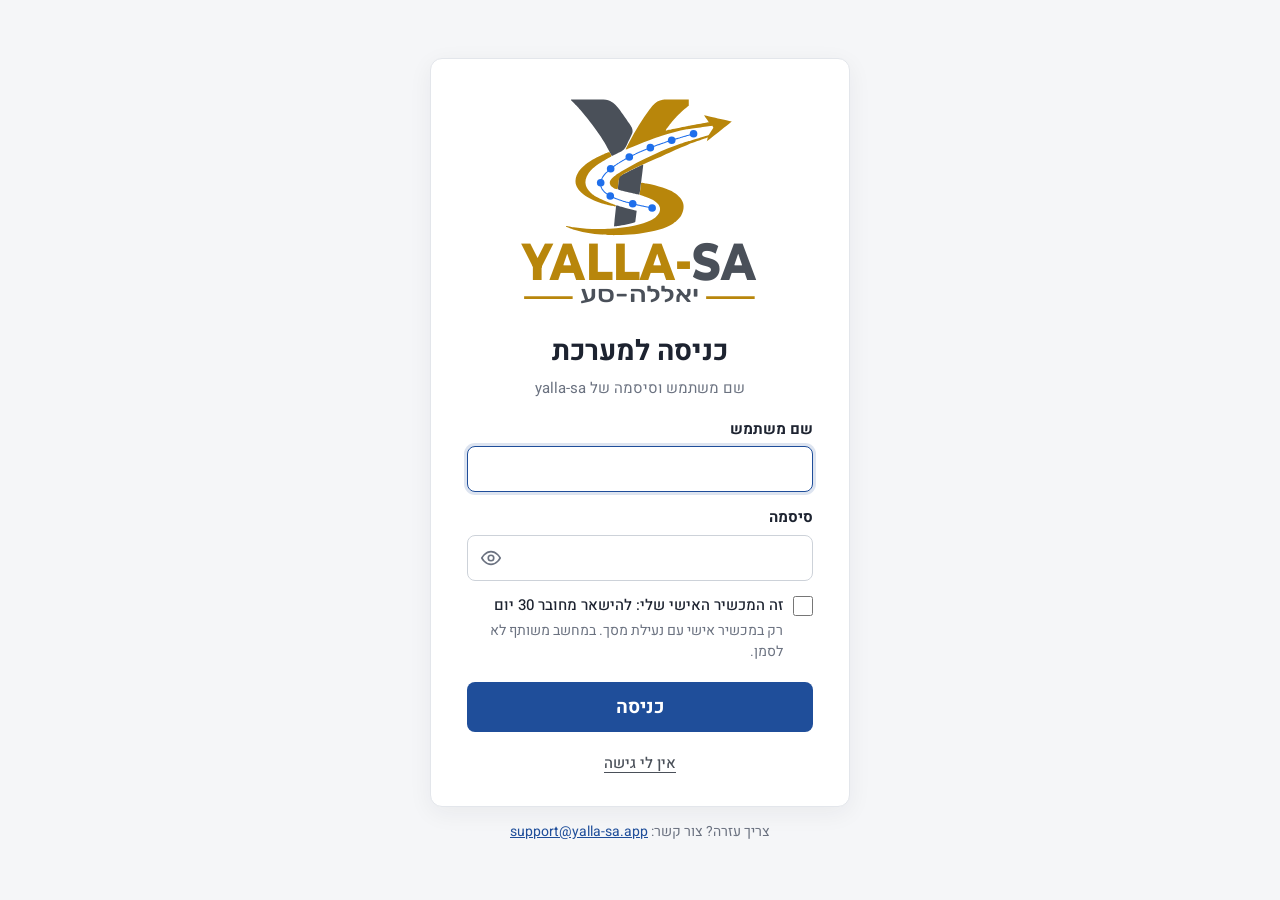
<file: index.html>
<!doctype html>
<html lang="he" dir="rtl">
<head>
<meta charset="utf-8">
<!-- Same policy as the deadhead tool: every script is a file, no inline script or handler; frame.js refuses framing. -->
<meta http-equiv="Content-Security-Policy" content="default-src 'self'; script-src 'self'; style-src 'self'; font-src 'self'; img-src 'self' data:; connect-src 'self' https://xghfcdgettrcdciwwzbl.supabase.co https://app.yalla-sa.app; base-uri 'none'; form-action 'self'; object-src 'none'; worker-src 'self'; manifest-src 'self'">
<meta name="referrer" content="strict-origin-when-cross-origin">
<script src="assets/frame.js?v=2026-11-19.12"></script>
<meta name="viewport" content="width=device-width,initial-scale=1">
<title>יאללה־סע</title>
<meta name="theme-color" content="#ffffff">
<link rel="icon" href="assets/brand/yalla-sa-mark-v6.svg" type="image/svg+xml">
<link rel="manifest" href="manifest.webmanifest">
<link rel="apple-touch-icon" href="assets/app/apple-touch-icon.png">
<link rel="stylesheet" href="assets/fonts/fonts.css?v=2026-11-19.12">
<link rel="stylesheet" href="assets/portal.css?v=2026-11-23.3">
</head>
<body class="is-gate">

<!-- ===== entry gate ===== -->
<main id="gate" class="gate">
  <form id="gateForm" class="gate-card" novalidate>
    <img class="gate-logo" src="assets/brand/yalla-sa-logo-v6.svg" alt="יאללה־סע yalla-sa" width="1175" height="1050">
    <h1 class="gate-title">כניסה למערכת</h1>
    <p id="gateSub" class="gate-sub">שם משתמש וסיסמה של yalla-sa</p>
    <div id="gateFields"></div>
    <p id="gateWarn" class="gate-warn" role="status"></p>
    <p id="gateMsg" class="msg" role="alert"></p>
    <button id="gateBtn" class="btn-primary" type="submit">כניסה</button>
    <div id="gateAlt" class="gate-alt"></div>
  </form>
  <p id="gateContact" class="gate-contact">צריך עזרה? צור קשר: <a href="mailto:support@yalla-sa.app" dir="ltr">support@yalla-sa.app</a></p>
</main>

<!-- ===== portal ===== -->
<div id="portal" class="portal" hidden>
  <header class="top">
    <a class="brand" href="./" aria-label="yalla-sa, דף הבית">
      <img src="assets/brand/yalla-sa-mark-v6.svg" alt="" width="36" height="36"><span dir="ltr">yalla-sa</span>
    </a>
    <div class="top-tools">
      <button id="cpBtn" class="cp-btn" type="button" aria-pressed="false" aria-controls="cp" hidden>
        <svg viewBox="0 0 24 24" aria-hidden="true"><path d="M4 7h9M17 7h3M4 17h3M11 17h9"/><circle cx="15" cy="7" r="2"/><circle cx="9" cy="17" r="2"/></svg>פאנל בקרה</button>
      <a id="supportBtn" class="cp-btn" href="/support/" hidden>
        <svg viewBox="0 0 24 24" aria-hidden="true"><path d="M3 13l3-8h12l3 8v6H3z"/><path d="M3 13h5l1.5 2.5h5L16 13h5"/></svg><span class="sup-lbl">תיבת הפניות</span></a>
      <label class="op-pill" id="opWrap">
        <span class="sr">מפעיל</span>
        <img id="opLogo" class="op-logo" alt="" hidden>
        <select id="opSel"></select>
      </label>
      <span class="sep" aria-hidden="true"></span>
      <div class="user">
        <button id="userBtn" class="user-btn" type="button" aria-haspopup="true" aria-expanded="false" aria-controls="userMenu">
          <span class="avatar" aria-hidden="true"><svg viewBox="0 0 24 24"><circle cx="12" cy="8.5" r="4"/><path d="M4 20.5c0-4.2 3.6-6.5 8-6.5s8 2.3 8 6.5"/></svg></span>
          <span id="userName"></span>
        </button>
        <div id="userMenu" class="menu" hidden>
          <div class="menu-head"><b id="menuName"></b><span id="menuUser" dir="ltr"></span><span id="menuRole"></span></div>
          <button type="button" class="menu-item" data-act="security">האבטחה שלי</button>
          <a class="menu-item" id="supportItem" href="/support/" hidden>תיבת הפניות</a>
          <button type="button" class="menu-item" id="pushItem" hidden>הפעל התראות על פניות</button>
          <p id="pushNote" class="menu-note" role="status" hidden></p>
          <button type="button" class="menu-item" data-act="logout">יציאה</button>
        </div>
      </div>
      <span class="sep" aria-hidden="true"></span>
      <button id="logoutBtn" class="link-btn" type="button">יציאה</button>
    </div>
    <button id="menuBtn" class="menu-btn" type="button" aria-label="תפריט" aria-haspopup="true" aria-expanded="false" aria-controls="userMenu">
      <svg viewBox="0 0 24 24" aria-hidden="true"><path d="M4 7h16M4 12h16M4 17h16"/></svg>
    </button>
  </header>
  <div class="op-mobile" id="opMobileSlot"></div>
  <main class="content">
    <h1 class="hello" id="hello"></h1>
    <p class="hello-sub">בחר כלי לעבודה</p>
    <div id="tiles" class="tiles"></div>
    <p id="tilesMsg" class="msg" role="status"></p>
  </main>
  <!-- control panel: docked on the right over the dimmed tiles page (approved reference design/control-panel-reference-v1.webp) -->
  <div id="cpShade" class="cp-shade" hidden></div>
  <section id="cp" class="cp" role="region" aria-labelledby="cpTitle" hidden>
    <div class="cp-head"><h2 id="cpTitle">פאנל בקרה</h2><button id="cpClose" class="cp-x" type="button" aria-label="סגירת פאנל הבקרה">✕</button></div>
    <div id="cpTabs" class="cp-tabs" role="tablist" aria-label="פאנל בקרה">
      <button type="button" role="tab" data-tab="users" aria-controls="cpBody">משתמשים</button>
      <button type="button" role="tab" data-tab="sec" aria-controls="cpBody">האבטחה שלי</button>
      <button type="button" role="tab" data-tab="status" aria-controls="cpBody" hidden>לוח מדדים</button>
    </div>
    <p id="cpMsg" class="msg" role="status"></p>
    <div id="cpBody" class="cp-body" role="tabpanel" tabindex="-1"></div>
  </section>
  <dialog id="dlgNew" class="dlg-new" aria-labelledby="nTitle">
    <form id="newForm" novalidate autocomplete="off">
      <h2 id="nTitle">משתמש חדש</h2>
      <div class="frow"><label for="nOp">סוג גישה</label><select id="nOp"></select></div>
      <div class="frow"><label for="nName">שם מלא</label><input id="nName" maxlength="80"></div>
      <div class="frow"><label for="nUser">שם משתמש</label><input id="nUser" dir="ltr" autocapitalize="off" spellcheck="false" aria-describedby="nUserHint"><span id="nUserHint" class="muted small">אותיות באנגלית, ספרות, נקודה, מקף או קו תחתון</span></div>
      <div class="frow"><label for="nEmail">מייל (לא חובה)</label><input id="nEmail" type="email" dir="ltr" maxlength="254" autocomplete="off" aria-describedby="nEmailHint"><span id="nEmailHint" class="muted small">הזן כתובת רק אחרי שהעובד הסכים לקבל מייל ממערכת יאללה־סע.</span></div>
      <p id="nMailNote" class="msg ok" hidden>פרטי ההתחברות עם סיסמה זמנית יישלחו במייל.</p>
      <div class="frow" id="nPwBox"><label for="nPw">סיסמה זמנית</label><div class="copyrow"><input id="nPw" dir="ltr" autocomplete="new-password" aria-describedby="nPwChk"><button type="button" class="btn-line small" id="nGen">הצעה</button></div>
        <div class="msg pwchk muted" id="nPwChk" aria-live="polite"></div></div>
      <div class="frow" id="nRoleBox"><span class="flbl">הרשאה בכל כלי</span><div id="nTools" class="ntools"></div></div>
      <p id="nMsg" class="msg" role="alert"></p>
      <div class="nbtns"><button id="nSave" class="btn-blue">יצירת משתמש</button><button type="button" id="nCancel" class="link-btn">ביטול</button></div>
      <p class="hint">עם מייל: המערכת שולחת לו את שם המשתמש וסיסמה זמנית. בלי מייל: מעבירים לו אותם בעצמך. בכניסה הראשונה הוא חייב לבחור סיסמה חדשה.</p>
    </form>
  </dialog>
  <dialog id="dlgStep" class="dlg-new dlg-step" aria-labelledby="stTitle">
    <form id="stepForm" novalidate autocomplete="off">
      <h2 id="stTitle">קוד אימות</h2>
      <p>כדי לפתוח את פאנל הבקרה, הקלד את הקוד שמוצג עכשיו באפליקציית האימות בטלפון.</p>
      <div class="field"><label for="stOtp">קוד בן 6 ספרות</label><input id="stOtp" inputmode="numeric" autocomplete="one-time-code" maxlength="7" dir="ltr"></div>
      <p id="stMsg" class="msg" role="alert"></p>
      <div class="nbtns"><button id="stOk" class="btn-blue">אישור</button><button type="button" id="stCancel" class="link-btn">ביטול</button></div>
      <p class="hint">הטלפון לא איתך? מנהל מערכת אחר יכול לאפס לך את האימות.</p>
    </form>
  </dialog>
  <footer class="foot"><span dir="ltr">yalla-sa</span> · כל כלי באתר נפרד, כניסה אחת לכולם</footer>
</div>

<script src="assets/auth-settings.js?v=2026-11-19.12"></script>
<script src="assets/portal.js?v=2026-11-23.3"></script>
<script src="assets/panel.js?v=2026-11-22.1"></script>
<script src="assets/push.js?v=2026-11-23.2"></script>
</body>
</html>
</file>
<file: assets/fonts/fonts.css>
/* Self-hosted fonts (security review L8: no Google Fonts request, so the user's IP is not sent to Google). SIL Open Font License. */
@font-face {
  font-family: 'Heebo';
  font-style: normal;
  font-weight: 400;
  font-display: swap;
  src: url(heebo-hebrew-NGS6v5_NC0k9P9H0TbFzsQ.woff2) format('woff2');
  unicode-range: U+0307-0308, U+0590-05FF, U+200C-2010, U+20AA, U+25CC, U+FB1D-FB4F;
}
@font-face {
  font-family: 'Heebo';
  font-style: normal;
  font-weight: 400;
  font-display: swap;
  src: url(heebo-latin-ext-NGS6v5_NC0k9P9H4TbFzsQ.woff2) format('woff2');
  unicode-range: U+0100-02BA, U+02BD-02C5, U+02C7-02CC, U+02CE-02D7, U+02DD-02FF, U+0304, U+0308, U+0329, U+1D00-1DBF, U+1E00-1E9F, U+1EF2-1EFF, U+2020, U+20A0-20AB, U+20AD-20C4, U+2113, U+2C60-2C7F, U+A720-A7FF;
}
@font-face {
  font-family: 'Heebo';
  font-style: normal;
  font-weight: 400;
  font-display: swap;
  src: url(heebo-latin-NGS6v5_NC0k9P9H2TbE.woff2) format('woff2');
  unicode-range: U+0000-00FF, U+0131, U+0152-0153, U+02BB-02BC, U+02C6, U+02DA, U+02DC, U+0304, U+0308, U+0329, U+2000-206F, U+20AC, U+2122, U+2191, U+2193, U+2212, U+2215, U+FEFF, U+FFFD;
}
@font-face {
  font-family: 'Heebo';
  font-style: normal;
  font-weight: 500;
  font-display: swap;
  src: url(heebo-hebrew-NGS6v5_NC0k9P9H0TbFzsQ.woff2) format('woff2');
  unicode-range: U+0307-0308, U+0590-05FF, U+200C-2010, U+20AA, U+25CC, U+FB1D-FB4F;
}
@font-face {
  font-family: 'Heebo';
  font-style: normal;
  font-weight: 500;
  font-display: swap;
  src: url(heebo-latin-ext-NGS6v5_NC0k9P9H4TbFzsQ.woff2) format('woff2');
  unicode-range: U+0100-02BA, U+02BD-02C5, U+02C7-02CC, U+02CE-02D7, U+02DD-02FF, U+0304, U+0308, U+0329, U+1D00-1DBF, U+1E00-1E9F, U+1EF2-1EFF, U+2020, U+20A0-20AB, U+20AD-20C4, U+2113, U+2C60-2C7F, U+A720-A7FF;
}
@font-face {
  font-family: 'Heebo';
  font-style: normal;
  font-weight: 500;
  font-display: swap;
  src: url(heebo-latin-NGS6v5_NC0k9P9H2TbE.woff2) format('woff2');
  unicode-range: U+0000-00FF, U+0131, U+0152-0153, U+02BB-02BC, U+02C6, U+02DA, U+02DC, U+0304, U+0308, U+0329, U+2000-206F, U+20AC, U+2122, U+2191, U+2193, U+2212, U+2215, U+FEFF, U+FFFD;
}
@font-face {
  font-family: 'Heebo';
  font-style: normal;
  font-weight: 700;
  font-display: swap;
  src: url(heebo-hebrew-NGS6v5_NC0k9P9H0TbFzsQ.woff2) format('woff2');
  unicode-range: U+0307-0308, U+0590-05FF, U+200C-2010, U+20AA, U+25CC, U+FB1D-FB4F;
}
@font-face {
  font-family: 'Heebo';
  font-style: normal;
  font-weight: 700;
  font-display: swap;
  src: url(heebo-latin-ext-NGS6v5_NC0k9P9H4TbFzsQ.woff2) format('woff2');
  unicode-range: U+0100-02BA, U+02BD-02C5, U+02C7-02CC, U+02CE-02D7, U+02DD-02FF, U+0304, U+0308, U+0329, U+1D00-1DBF, U+1E00-1E9F, U+1EF2-1EFF, U+2020, U+20A0-20AB, U+20AD-20C4, U+2113, U+2C60-2C7F, U+A720-A7FF;
}
@font-face {
  font-family: 'Heebo';
  font-style: normal;
  font-weight: 700;
  font-display: swap;
  src: url(heebo-latin-NGS6v5_NC0k9P9H2TbE.woff2) format('woff2');
  unicode-range: U+0000-00FF, U+0131, U+0152-0153, U+02BB-02BC, U+02C6, U+02DA, U+02DC, U+0304, U+0308, U+0329, U+2000-206F, U+20AC, U+2122, U+2191, U+2193, U+2212, U+2215, U+FEFF, U+FFFD;
}
</file>
<file: assets/portal.css>
/* yalla-sa portal. Tokens = the deadhead tool's (docs/yalla-sa-platform-map.md §5). */
:root{
  --ys-gold:#B8860B; --ys-char:#4A5059; --ys-blue:#1F6FEB; --ys-primary:#1F4E9A; --ys-primary-h:#173E7C;
  --ys-bg:#F5F6F8; --ys-card:#fff; --ys-line:#E3E6EB; --ys-text:#1D2330; --ys-muted:#6B7280;
  --ys-ok:#2E9E4F; --ys-warn:#C62828; --ys-tint:#E8F0FC; --ys-grey-tint:#EEF0F3; --r:8px;
}
*{box-sizing:border-box}
[hidden]{display:none!important}
html,body{margin:0}
body{background:var(--ys-bg);color:var(--ys-text);font:15px/1.5 Heebo,Arial,sans-serif;min-height:100vh}
button,input,select{font:inherit;color:inherit}
:focus-visible{outline:2px solid var(--ys-primary);outline-offset:2px}
.sr{position:absolute;width:1px;height:1px;overflow:hidden;clip:rect(0 0 0 0);white-space:nowrap}
.msg{min-height:0;margin:8px 0 0;font-size:14px}
.msg:empty{display:none}
.msg.err{color:var(--ys-warn)}
.msg.ok{color:var(--ys-ok)}
.muted{color:var(--ys-muted)}

/* ---------- gate ---------- */
.gate{min-height:100vh;display:flex;align-items:center;justify-content:center;padding:24px 16px}
.gate-card{width:100%;max-width:420px;background:var(--ys-card);border:1px solid var(--ys-line);border-radius:12px;
  box-shadow:0 6px 24px rgba(29,35,48,.06);padding:32px 36px 28px;text-align:center}
.gate-logo{display:block;width:min(280px,72%);height:auto;margin:0 auto 18px}
.gate-title{font-size:28px;font-weight:700;margin:0 0 4px}
.gate-sub{color:var(--ys-muted);margin:0 0 18px;font-size:15px}
.field{text-align:right;margin-top:14px}
.field label{display:block;font-weight:700;font-size:15px;margin-bottom:6px}
.field input{width:100%;height:46px;border:1px solid #CDD2D9;border-radius:var(--r);padding:0 14px;background:#fff;font-size:17px}
.field input:focus{border-color:var(--ys-primary);outline:none;box-shadow:0 0 0 3px rgba(31,78,154,.15)}
.pw-wrap{position:relative}
.pw-wrap input{padding-left:46px}
.eye{position:absolute;left:6px;top:50%;transform:translateY(-50%);width:36px;height:36px;border:0;background:none;border-radius:6px;cursor:pointer;color:var(--ys-muted);display:grid;place-items:center}
.eye svg{width:22px;height:22px;fill:none;stroke:currentColor;stroke-width:1.8}
.gate-warn{color:#8A5A00;font-size:14px;margin:8px 0 0;text-align:right}
.gate-warn:empty{display:none}
.btn-primary{display:block;width:100%;height:50px;margin-top:20px;border:0;border-radius:var(--r);background:var(--ys-primary);color:#fff;font-size:19px;font-weight:700;cursor:pointer}
.btn-primary:hover{background:var(--ys-primary-h)}
.btn-primary:disabled{opacity:.6;cursor:wait}
.gate-alt{margin-top:16px;display:flex;flex-direction:column;gap:8px;align-items:center;font-size:15px}
.link-btn{background:none;border:0;padding:4px 2px;cursor:pointer;color:var(--ys-primary);font-weight:500}
.link-btn.dim{color:var(--ys-char);text-decoration:underline;text-underline-offset:4px}
.help{background:var(--ys-bg);border:1px solid var(--ys-line);border-radius:var(--r);padding:12px 14px;text-align:right;font-size:14px;width:100%}
.help p{margin:0 0 6px}
.help p:last-child{margin:0}
.help a{color:var(--ys-primary);font-weight:500}
.help .link-btn{padding:0;font-size:inherit;text-decoration:underline;text-underline-offset:3px}
.mono{font-family:Consolas,monospace}

/* ---------- portal ---------- */
.portal{min-height:100vh;display:flex;flex-direction:column}
.top{background:var(--ys-card);border-bottom:2px solid var(--ys-gold);height:72px;padding:0 28px;display:flex;align-items:center;gap:16px}
.brand{display:flex;align-items:center;gap:10px;text-decoration:none;color:var(--ys-char);font-size:24px;font-weight:500;margin-left:auto}
.brand img{width:40px;height:40px}
.top-tools{display:flex;align-items:center;gap:16px}
.sep{width:1px;height:28px;background:var(--ys-line)}
.op-pill{position:relative;display:flex;align-items:center;gap:8px;border:1px solid #CDD2D9;border-radius:999px;padding:0 14px 0 12px;height:40px;background:#fff;cursor:pointer}
.op-pill:focus-within{border-color:var(--ys-primary);box-shadow:0 0 0 3px rgba(31,78,154,.15)}
.op-logo{height:24px;width:auto;max-width:64px;object-fit:contain}
.op-pill select{appearance:none;border:0;background:transparent;font-weight:500;font-size:15px;padding:0 0 0 18px;height:38px;cursor:pointer;max-width:260px}
.op-pill select:focus{outline:none}
.op-pill::after{content:"";position:absolute;left:14px;top:50%;margin-top:-2px;border:5px solid transparent;border-top-color:var(--ys-char);pointer-events:none}
.op-pill.single{cursor:default}
.op-pill.single::after{display:none}
.op-pill.single select{padding-left:0;cursor:default}
.user{position:relative}
.user-btn{display:flex;align-items:center;gap:10px;background:none;border:0;cursor:pointer;padding:4px;border-radius:999px;font-weight:500}
.avatar{width:36px;height:36px;border-radius:50%;background:#DDE3EB;display:grid;place-items:center;overflow:hidden}
.avatar svg{width:24px;height:24px;fill:#7A8494}
.menu{position:absolute;top:calc(100% + 8px);left:0;min-width:220px;background:#fff;border:1px solid var(--ys-line);border-radius:var(--r);box-shadow:0 10px 30px rgba(29,35,48,.12);padding:6px;z-index:10}
.menu-head{display:flex;flex-direction:column;padding:8px 10px 10px;border-bottom:1px solid var(--ys-line);margin-bottom:4px;font-size:14px}
.menu-head span{color:var(--ys-muted);text-align:right}
.menu-item{display:block;color:inherit;text-decoration:none;font:inherit;width:100%;text-align:right;background:none;border:0;padding:9px 10px;border-radius:6px;cursor:pointer}
.menu-item:hover,.menu-item:focus-visible{background:var(--ys-bg)}
.menu-item:disabled{cursor:default;color:var(--ys-muted,#6b7280)}
.menu-note{margin:0 10px 6px;font-size:13px;color:var(--ys-muted,#6b7280);max-width:240px}
.menu-btn{display:none;width:44px;height:44px;border:0;background:none;border-radius:8px;cursor:pointer;place-items:center}
.menu-btn svg{width:26px;height:26px;stroke:var(--ys-char);stroke-width:2;fill:none;stroke-linecap:round}
#logoutBtn{font-size:16px}

.op-mobile{display:none}
.content{flex:1;width:100%;max-width:920px;margin:0 auto;padding:36px 24px 24px}
.hello{font-size:34px;font-weight:700;margin:0}
.hello-sub{color:var(--ys-muted);font-size:19px;margin:2px 0 24px}
.tiles{display:grid;grid-template-columns:1fr 1fr;gap:18px}
.tile{position:relative;display:flex;flex-direction:column;background:var(--ys-card);border:1px solid var(--ys-line);border-radius:12px;padding:22px 24px 18px;min-height:220px;color:inherit;text-decoration:none}
.tile .ic{width:76px;height:68px;border-radius:12px;display:grid;place-items:center;background:var(--ys-grey-tint);align-self:flex-start;margin:0 0 16px}
.tile .ic svg{width:48px;height:48px;fill:none;stroke:var(--ys-muted);stroke-width:1.7;stroke-linecap:round;stroke-linejoin:round}
.tile h2{font-size:24px;font-weight:700;margin:0 0 4px}
.tile p{margin:0;color:var(--ys-muted);font-size:16px}
.tile .st{margin-top:auto;padding-top:16px;display:flex;align-items:center;justify-content:center;gap:14px}
.pill-soon{background:var(--ys-grey-tint);color:#5B6371;border-radius:999px;padding:3px 16px;font-size:15px;font-weight:500}
.tile.soon h2{color:#3D4452}
.tile.live{box-shadow:0 8px 24px rgba(29,35,48,.10);border-color:#D5DBE4;transition:box-shadow .15s,transform .15s}
.tile.live:hover{box-shadow:0 12px 30px rgba(29,35,48,.14);transform:translateY(-1px)}
.tile.live .ic{background:var(--ys-tint)}
.tile.live .ic svg{stroke:var(--ys-primary)}
.tile.live .ic .dot{fill:var(--ys-blue);stroke:none}
.tile.live .st{justify-content:flex-start}
.on{display:flex;align-items:center;gap:6px;color:var(--ys-ok);font-weight:700}
.on::before{content:"";width:10px;height:10px;border-radius:50%;background:var(--ys-ok)}
.st .bar{width:1px;height:22px;background:var(--ys-line)}
.go{color:var(--ys-primary);font-weight:700;font-size:17px}
.tile.live:hover .go{text-decoration:underline;text-underline-offset:4px}
.foot{width:calc(100% - 48px);max-width:872px;margin:8px auto 0;border-top:1px solid var(--ys-line);padding:14px 0 22px;text-align:center;color:var(--ys-muted);font-size:14px}

/* ---------- phone ---------- */
@media (max-width:640px){
  .gate{padding:16px;align-items:flex-start}
  .gate-card{padding:24px 18px 20px;margin-top:8px}
  .gate-logo{width:min(200px,62%)}
  .gate-title{font-size:24px}
  .top{height:60px;padding:0 12px 0 8px}
  .brand{font-size:20px}
  .brand img{width:32px;height:32px}
  .top-tools .sep,#logoutBtn,.user-btn{display:none}
  .top-tools{position:static;gap:0}
  .user{position:static}
  .menu{top:58px;left:8px}
  .menu-btn{display:grid}
  .op-mobile{display:flex;justify-content:center;padding:12px 16px 0}
  .op-mobile .op-pill{height:36px}
  .op-mobile .op-pill select{font-size:14px;max-width:min(260px,70vw)}
  .content{padding:14px 16px 16px}
  .hello{font-size:24px}
  .hello-sub{font-size:16px;margin-bottom:14px}
  .tiles{grid-template-columns:1fr;gap:12px}
  .tile{display:grid;grid-template-columns:1fr auto;column-gap:12px;min-height:0;padding:14px 16px 12px}
  .tile .ic{grid-column:2;grid-row:1/3;width:52px;height:48px;margin:0}
  .tile .ic svg{width:30px;height:30px}
  .tile h2{grid-column:1;font-size:18px}
  .tile p{grid-column:1;font-size:14px}
  .tile .st{grid-column:1/3;padding-top:10px}
  .go{font-size:15px}
  .foot{width:calc(100% - 32px)}
}
/* gate intro: the logo pops in, then the sign-in fields appear (~1s total) */
@keyframes ys-pop{0%{opacity:0;transform:scale(.8) translateY(10px)}60%{opacity:1;transform:scale(1.04)}100%{opacity:1;transform:none}}
@keyframes ys-in{from{opacity:0;transform:translateY(8px)}to{opacity:1;transform:none}}
.gate-logo{animation:ys-pop .7s cubic-bezier(.2,.8,.2,1) both}
.gate-card>:not(.gate-logo){animation:ys-in .35s ease-out .65s both}
/* signed in already (back from a tool): no intro, and nothing of the gate shows while access loads */
.no-intro .gate-logo,.no-intro .gate-card>:not(.gate-logo){animation:none}
.signed .gate{visibility:hidden}

@media (prefers-reduced-motion:reduce){.tile.live{transition:none}.tile.live:hover{transform:none}.gate-logo,.gate-card>:not(.gate-logo){animation:none}}

/* ---------- control panel (approved reference: design/control-panel-reference-v1.webp) ---------- */
.cp-btn{display:flex;align-items:center;gap:8px;height:40px;padding:0 14px;border:1.5px solid var(--ys-primary);border-radius:8px;background:#fff;color:var(--ys-primary);font-weight:700;cursor:pointer;white-space:nowrap}
.cp-btn svg{width:20px;height:20px;fill:none;stroke:currentColor;stroke-width:1.8;stroke-linecap:round}
.cp-btn[aria-pressed="true"]{background:var(--ys-tint)}
a.cp-btn{text-decoration:none} a.cp-btn:hover{background:var(--ys-tint)}
.cp-shade{position:fixed;inset:72px 0 0 0;background:rgba(29,35,48,.38);z-index:20}
/* a screen of its own (David 2026-11-19): in the page flow under the top bar, the page scrolls, back = the logo */
.cp{position:static;width:100%;min-width:0;max-width:1280px;margin:0 auto;background:transparent;display:block;padding:22px 28px 48px;overflow:visible}
body.cp-open main.content{display:none}
.cp-shade{display:none!important}
.cp-x{display:none}
body.cp-open{overflow:auto}
.cp-head{display:flex;align-items:center;justify-content:space-between}
.cp-head h2{margin:0;font-size:28px;font-weight:800}
.cp-x{width:40px;height:40px;border:0;background:none;border-radius:8px;font-size:22px;cursor:pointer;color:var(--ys-text)}
.cp-x:hover{background:var(--ys-bg)}
.cp-tabs{display:flex;gap:4px;border-bottom:1px solid var(--ys-line);margin-top:10px}
.cp-tabs button{background:none;border:0;border-bottom:3px solid transparent;padding:12px 22px 10px;font-size:18px;font-weight:500;color:var(--ys-muted);cursor:pointer}
.cp-tabs button[aria-selected="true"]{color:var(--ys-primary);border-bottom-color:var(--ys-primary);font-weight:700}
#cpMsg{margin:10px 0 0}
.cp-body{overflow:visible;padding:16px 2px 24px}
.cp-body:focus{outline:none}
.cp-empty{color:var(--ys-muted);padding:24px 0;text-align:center}
.cp-tools{display:flex;align-items:center;gap:16px;justify-content:space-between;flex-wrap:wrap;margin-bottom:16px}
.cp-search{position:relative;flex:1;max-width:380px}
.cp-search svg{position:absolute;right:12px;top:50%;transform:translateY(-50%);width:20px;height:20px;fill:none;stroke:var(--ys-muted);stroke-width:2}
.cp-search input{width:100%;height:46px;border:1px solid #CDD2D9;border-radius:8px;padding:0 42px 0 12px;font-size:16px}
.btn-blue{height:44px;padding:0 20px;border:0;border-radius:8px;background:var(--ys-primary);color:#fff;font-weight:700;font-size:16px;cursor:pointer}
.btn-blue:hover{background:var(--ys-primary-h)}
.btn-blue:disabled{opacity:.6;cursor:wait}
.btn-blue.small,.btn-line.small{height:36px;padding:0 14px;font-size:14px}
.btn-line{height:40px;padding:0 16px;border:1px solid #CDD2D9;border-radius:8px;background:#fff;cursor:pointer;font-weight:500}
.btn-line.danger{color:var(--ys-warn)}
.cp-table{border:1px solid var(--ys-line);border-radius:10px}
.cp-tr{display:grid;grid-template-columns:minmax(130px,1.1fr) minmax(120px,1fr) minmax(150px,1.3fr) minmax(110px,.9fr) minmax(115px,.8fr) 52px;align-items:center;gap:12px;padding:8px 16px;border-top:1px solid var(--ys-line);position:relative}
.cp-th{border-top:0;background:#F8F9FB;color:var(--ys-muted);font-weight:700;font-size:15px;border-radius:10px 10px 0 0}
.cp-name{display:flex;flex-direction:column}
.cp-name b{font-size:17px}
.cp-name span[dir]{color:var(--ys-muted);font-size:14px;text-align:right}
.cp-acc{display:flex;flex-wrap:wrap;gap:6px;align-items:center}
.cp-org{display:flex;flex-direction:column;gap:4px;font-size:15px}
.org{display:flex;flex-direction:column}
.org-t{color:var(--ys-muted);font-size:13px}
.chip{display:inline-block;background:var(--ys-grey-tint);border-radius:6px;padding:3px 10px;font-size:14px}
.chip-plat{background:#E3EDFB;color:#1D4F91}
.small{font-size:13px}
.cp-st{font-size:15px}
.cp-last{font-size:15px}
.cp-lbl{display:none}
.lk{width:18px;height:18px;fill:none;stroke:currentColor;stroke-width:2;vertical-align:-3px;margin-inline-end:4px}
.st-mfa .lk{stroke:var(--ys-ok)}
.st-off{color:var(--ys-warn);font-weight:500}
.cp-act{position:relative;text-align:left}
.pencil{width:40px;height:36px;border:1px solid #CDD2D9;border-radius:8px;background:#fff;cursor:pointer;display:inline-grid;place-items:center;color:var(--ys-primary)}
.pencil svg{width:18px;height:18px;fill:none;stroke:currentColor;stroke-width:1.8;stroke-linejoin:round;stroke-linecap:round}
.pencil:hover{background:var(--ys-tint)}
.pencil:focus-visible,.uc-box :focus-visible{outline:3px solid var(--ys-primary);outline-offset:2px}
.cp-mail{margin-inline-start:6px;color:var(--ys-blue,#0b6bcb);font-size:13px}
.cp-reset{grid-column:1/-1;background:var(--ys-bg);border-radius:8px;padding:10px 12px}
.cp-reset label{display:block;font-weight:700;margin-bottom:6px}
.copyrow{display:flex;gap:8px;align-items:center;flex-wrap:wrap}
.copyrow input,.frow input,.frow select,.sec input{height:42px;border:1px solid #CDD2D9;border-radius:8px;padding:0 12px;font-size:16px;background:#fff}
.pwchk{margin:6px 0 0;font-size:14px}
.pwchk.muted{color:var(--ys-muted)}
.hint{color:var(--ys-muted);font-size:14px;margin:14px 0 0}
.pill-sel{display:flex;align-items:center;gap:6px;border:1px solid #CDD2D9;border-radius:999px;padding:0 14px;height:40px;font-weight:700}
.pill-sel select{border:0;background:transparent;font-weight:500;height:38px}
.dlg-new{border:1px solid var(--ys-line);border-radius:12px;padding:24px 28px;width:min(560px,94vw);box-shadow:0 20px 50px rgba(29,35,48,.25)}
.dlg-new::backdrop{background:rgba(29,35,48,.4)}
.dlg-new h2{margin:0 0 12px;font-size:22px}
.frow{display:grid;grid-template-columns:120px 1fr;gap:6px 14px;align-items:center;margin-top:12px}
.frow>label,.frow>.flbl{font-weight:500}
.ntools{display:grid;gap:8px}.ntool{display:grid;grid-template-columns:1fr 150px;gap:8px;align-items:center}
.frow .pwchk,.frow>.small{grid-column:2}
.frow input,.frow select{width:100%}
.frow .copyrow input{flex:1;width:auto}
.nbtns{display:flex;gap:16px;align-items:center;margin-top:18px}
.sec{border:1px solid var(--ys-line);border-radius:10px;padding:16px 18px;margin-bottom:16px}
.sec h3{margin:0 0 8px;font-size:19px}
.sec h4{margin:14px 0 4px}
.sec .field{margin-top:10px}
.sec input{width:min(320px,100%)}
.sec .btn-blue,.sec .btn-line{margin-top:12px}
.qr{display:block;margin:8px 0;background:#fff;border:1px solid var(--ys-line);border-radius:8px}
.codes{display:grid;grid-template-columns:repeat(2,max-content);gap:6px 24px;font:600 18px Consolas,monospace;margin:10px 0}
@media (max-width:640px){
  .top .cp-btn{padding:0 10px;height:36px;font-size:14px}
  #supportBtn .sup-lbl{position:absolute;width:1px;height:1px;overflow:hidden;clip:rect(0 0 0 0);white-space:nowrap} /* phone: icon only */
  .cp-shade{inset:60px 0 0 0}
  .cp{padding:14px 14px 32px}
  .cp-head h2{font-size:22px}
  .cp-tabs button{padding:10px 6px 8px;font-size:15px;flex:1}
  .cp-tools{gap:10px}
  .cp-search{max-width:none;flex-basis:100%}
  .cp-th{display:none}
  .cp-tr{grid-template-columns:1fr 48px;gap:6px 10px}
  .cp-name{grid-column:1;grid-row:1}
  .cp-act{grid-column:2;grid-row:1}
  .cp-org,.cp-acc,.cp-st,.cp-last{grid-column:1/-1}
  .cp-org{display:block}
  .cp-org .org{display:inline}
  .cp-org .org-t::before{content:" · "}
  .cp-lbl{display:inline;color:var(--ys-muted)}
  .frow{grid-template-columns:1fr}
  .frow .pwchk,.frow>.small{grid-column:1}
  .dlg-new{padding:18px}
}

/* personal device (12 hours) on the sign-in card, and the step-up code dialog */
.trust{display:flex;align-items:flex-start;gap:10px;margin-top:14px;text-align:right;font-weight:500;cursor:pointer;line-height:1.4}
.trust input{width:20px;height:20px;margin:1px 0 0;flex:none;accent-color:var(--ys-primary)}
.trust input:focus-visible{outline:3px solid var(--ys-primary);outline-offset:2px}
.trust-hint{margin:4px 30px 0 0;font-size:14px;color:var(--ys-muted);text-align:right}
.dlg-step{width:min(440px,94vw)}
.dlg-step .field input{max-width:200px;letter-spacing:.2em;font-size:20px}

/* personal devices list (my security) */
.dev-list{display:flex;flex-direction:column;gap:8px;margin-top:10px}
.dev{display:flex;align-items:center;justify-content:space-between;gap:12px;border:1px solid var(--ys-line);border-radius:8px;padding:10px 12px;flex-wrap:wrap}
.dev-main{display:flex;flex-direction:column;gap:2px;min-width:0}
.dev-main b{font-size:16px}
.dev-user{font-size:15px}
.dev-meta{color:var(--ys-muted);font-size:14px}
.sec h4{margin:16px 0 4px}
.dev-main .chip{align-self:flex-start}

.gate-contact{text-align:center;margin:14px auto 0;color:var(--ys-muted);font-size:14px}
.gate-contact a{color:var(--ys-primary)}
.gate{flex-direction:column}

/* user card (spec §11, approved image design/user-card-approved.webp): 2 columns on a desktop
   (RTL: details right, permissions left; password right, danger zone left), one column under 760px */
#ucard{max-width:1100px}
.uc-crumbs{margin:0 0 10px}
.uc-crumbs .link-btn{font-size:inherit;padding:0}
.uc-head{display:flex;align-items:center;gap:16px;flex-wrap:wrap;margin-bottom:20px}
.uc-head h2{margin:0;font-size:26px;font-weight:800}
.uc-head h2:focus{outline:none}
.uc-head p{margin:2px 0 0}
.uc-av{width:56px;height:56px;border-radius:50%;background:var(--ys-tint);color:var(--ys-primary);display:grid;place-items:center;font-weight:800;font-size:20px;flex:none}
.uc-chips{display:flex;gap:8px;flex-wrap:wrap}
.uc-chip{background:var(--ys-tint);color:var(--ys-primary);border-radius:999px;padding:3px 12px;font-size:14px;font-weight:500}
.uc-chip-ok{background:#E6F4EA;color:var(--ys-ok)}
.uc-chip-off{background:#FDECEA;color:var(--ys-warn)}
.uc-grid{display:grid;grid-template-columns:1fr 1fr;gap:20px;align-items:start}
.uc-grid.uc-one{grid-template-columns:minmax(0,540px)}
.uc-box{background:#fff;border:1px solid var(--ys-line);border-radius:8px;padding:20px 22px;min-width:0}
.uc-box h3{margin:0 0 12px;font-size:19px}
.uc-box>label{display:block;font-weight:500;margin:12px 0 6px}
.uc-box>input{width:100%;height:44px;border:1px solid #CDD2D9;border-radius:8px;padding:0 12px;font-size:16px;background:#fff}
.uc-box>input[readonly]{background:var(--ys-bg);color:var(--ys-muted)}
.uc-box>p.small{margin:6px 0 0}
.uc-box>.btn-blue{margin-top:18px}
.uc-tools{display:flex;flex-direction:column}
.uc-tool{display:grid;grid-template-columns:1fr 160px;gap:12px;align-items:center;padding:10px 0;border-bottom:1px solid var(--ys-line)}
.uc-tool label{font-weight:500}
.uc-tool select{height:40px;border:1px solid #CDD2D9;border-radius:8px;padding:0 8px;background:#fff;font-size:15px;width:100%}
.uc-tool select:disabled{background:var(--ys-bg);color:var(--ys-muted)}
.uc-tool .soon{font-size:12px;font-weight:500;color:#5B6371;background:var(--ys-bg);border-radius:999px;padding:1px 8px;margin-inline-start:6px}
.uc-op{border-bottom:0;margin-top:8px}
.uc-warn{margin:10px 0 0;padding:8px 10px;border-radius:6px;background:#FFF4E5;color:#8A4B00;font-size:14px}
.uc-switch{display:flex;align-items:center;gap:10px;margin-top:14px;font-weight:500;cursor:pointer}
.uc-box>.uc-switch{display:flex;justify-content:space-between}
.uc-switch span{order:-1}
.uc-switch input{appearance:none;-webkit-appearance:none;width:44px;height:24px;border-radius:999px;background:#CDD2D9;position:relative;cursor:pointer;flex:none;margin:0;transition:background .15s}
.uc-switch input::after{content:"";position:absolute;top:3px;right:3px;width:18px;height:18px;border-radius:50%;background:#fff;box-shadow:0 1px 2px rgba(0,0,0,.25);transition:right .15s}
.uc-switch input:checked{background:var(--ys-primary)}
.uc-switch input:checked::after{right:23px}
.uc-box .btn-line:not(.danger){border-color:var(--ys-primary);color:var(--ys-primary)}
.uc-box .btn-line.danger{border-color:var(--ys-warn)}
@media (prefers-reduced-motion:reduce){.uc-switch input,.uc-switch input::after{transition:none}}
.uc-act{display:flex;align-items:center;gap:12px;flex-wrap:wrap;margin-top:12px}
.uc-act .muted{flex:1;min-width:180px}
.uc-box .cp-reset{margin-top:12px}
.uc-danger{border-color:var(--ys-warn)}
.uc-danger h3{color:var(--ys-warn)}
.btn-red{height:40px;padding:0 16px;border:0;border-radius:8px;background:var(--ys-warn);color:#fff;font-weight:700;cursor:pointer}
.btn-red:hover{filter:brightness(.92)}
@media (max-width:760px){
  .uc-grid{grid-template-columns:1fr;gap:14px}
  .uc-box{padding:16px}
  .uc-tool{grid-template-columns:1fr 180px}
  .uc-head h2{font-size:22px}
}
/* platform status tab (spec 2026-11-19-platform-status-design.md §6, reference platform-status-reference-v1.webp) */
:root{--ys-amber:#C98A00;--ys-grey:#9AA0A6}
.st-sum{display:flex;align-items:center;gap:12px;background:var(--ys-card);border:1px solid var(--ys-line);border-inline-start:4px solid var(--ys-ok);border-radius:var(--r);padding:14px 16px;margin-bottom:18px}
.st-sum-bad{border-inline-start-color:var(--ys-warn)}
.st-sum-warn{border-inline-start-color:var(--ys-amber)}
.st-sum>div{flex:1;display:flex;flex-direction:column}
.st-sum b{font-size:17px}
.st-grp{margin-bottom:18px}
.st-grp h3{font-size:18px;font-weight:700;color:var(--ys-text);margin:0 0 8px}
.st-card{background:var(--ys-card);border:1px solid var(--ys-line);border-radius:var(--r)}
.st-row{display:grid;grid-template-columns:14px minmax(0,1.3fr) minmax(0,1fr) minmax(0,1fr);align-items:center;gap:12px;padding:12px 16px;border-top:1px solid var(--ys-line)}
.st-row:first-child{border-top:0}
.st-name{display:flex;flex-direction:column;min-width:0}
.st-read{font-size:15px}
.st-badtxt{color:var(--ys-warn);font-weight:500}
.st-note{display:inline-block;margin-inline-start:8px;padding:1px 8px;border-radius:10px;background:var(--ys-grey-tint);color:var(--ys-muted);font-size:12px;font-weight:400}
.st-side{display:flex;align-items:center;gap:12px;justify-content:flex-end;flex-wrap:wrap}
.st-dot{width:12px;height:12px;border-radius:50%;display:inline-block;flex:none}
.st-ok{background:var(--ys-ok)}.st-warn{background:var(--ys-amber)}.st-bad{background:var(--ys-warn)}.st-unknown,.st-manual{background:var(--ys-grey)}
.st-bar{direction:ltr;flex:1;max-width:220px;min-width:80px;height:6px;border-radius:3px;background:var(--ys-grey-tint);overflow:hidden;display:block}
.st-bar>span{display:block;height:100%;border-radius:3px}
.st-row[data-level="manual"] .st-name b,.st-row[data-level="unknown"] .st-read{color:var(--ys-muted)}
.st-link{color:var(--ys-primary);font-size:14px;white-space:nowrap}
.st-foot{display:flex;align-items:center;gap:12px;flex-wrap:wrap;margin:4px 0 0}.st-foot p{margin:0;flex:1}
.st-em{background:var(--ys-card);border:1px solid var(--ys-line);border-radius:var(--r);padding:14px 16px;margin-top:10px;display:flex;flex-direction:column;gap:6px}
.st-em label{font-weight:700}
.st-em textarea{font:inherit;font-size:15px;padding:8px 10px;border:1px solid var(--ys-line);border-radius:8px;resize:vertical;text-align:left}
.st-em .muted{margin:0}
.st-em-btns{display:flex;gap:8px}
.st-emsave{color:var(--ys-primary);border-color:var(--ys-primary);font-weight:700}
.st-now{color:var(--ys-primary);border-color:var(--ys-primary);font-weight:700}
@media (max-width:640px){
  .cp-tabs{overflow-x:auto;scrollbar-width:none;gap:0}
  .cp-tabs button{flex:none;white-space:nowrap;padding:10px 5px 8px;font-size:13px}
  .st-sum{flex-wrap:wrap}
  .st-row{grid-template-columns:14px 1fr;gap:4px 10px}
  .st-read,.st-side{grid-column:2}
  .st-side{justify-content:flex-start}
  .st-bar{max-width:none}
}
</file>
<file: support/support.css>
/* yalla-sa support inbox. Tokens = the portal's (assets/portal.css). Approved image: design/support-reference-v1.webp */
:root{
  --ys-gold:#B8860B; --ys-primary:#1F4E9A; --ys-primary-h:#173E7C;
  --ys-bg:#F5F6F8; --ys-card:#fff; --ys-line:#E3E6EB; --ys-text:#1D2330; --ys-muted:#6B7280;
  --ys-ok:#2E9E4F; --ys-warn:#C62828; --ys-tint:#E8F0FC; --ys-grey-tint:#EEF0F3; --r:8px;
}
*{box-sizing:border-box}
[hidden]{display:none!important}
html,body{margin:0;height:100%}
body{background:var(--ys-bg);color:var(--ys-text);font:15px/1.5 Heebo,Arial,sans-serif;display:flex;flex-direction:column}
button,input,select,textarea{font:inherit;color:inherit}
:focus-visible{outline:2px solid var(--ys-primary);outline-offset:2px}
.sr{position:absolute;width:1px;height:1px;overflow:hidden;clip:rect(0 0 0 0);white-space:nowrap}
.muted{color:var(--ys-muted)} .sm{font-size:13px}
.msg{margin:6px 0 0;font-size:14px} .msg:empty{display:none} .msg.err{color:var(--ys-warn)} .msg.ok{color:var(--ys-ok)}

/* top bar (same as the portal) */
.top{display:flex;align-items:center;justify-content:space-between;gap:12px;padding:10px 24px;background:#fff;border-bottom:3px solid var(--ys-gold)}
.brand{display:flex;align-items:center;gap:10px;text-decoration:none;color:#4A5059;font-size:24px;font-weight:500}
.brand img{display:block;width:40px;height:40px}
.top-end{display:flex;align-items:center;gap:14px}
.me{display:flex;align-items:center;gap:8px;font-weight:500}
.avatar{display:inline-grid;place-items:center;width:30px;height:30px;border-radius:50%;background:var(--ys-grey-tint);color:var(--ys-muted);font-size:14px;font-weight:700}

.btn-primary{height:40px;padding:0 20px;border:0;border-radius:var(--r);background:var(--ys-primary);color:#fff;font-weight:700;cursor:pointer}
.btn-primary:hover{background:var(--ys-primary-h)} .btn-primary:disabled{opacity:.55;cursor:default}
.btn-outline{display:inline-flex;align-items:center;gap:6px;height:38px;padding:0 14px;border:1px solid var(--ys-line);border-radius:var(--r);background:#fff;color:var(--ys-text);text-decoration:none;cursor:pointer;white-space:nowrap}
.top .btn-outline{border-color:var(--ys-primary);color:var(--ys-primary);font-weight:500}
.btn-outline:hover{background:var(--ys-grey-tint)}
.btn-outline.sm{height:34px;padding:0 12px;font-size:14px} .btn-outline.icon{padding:0 10px}
.btn-text{border:0;background:none;color:var(--ys-primary);font-weight:500;cursor:pointer;padding:6px 4px}

main{flex:1;display:flex;flex-direction:column;min-height:0;padding:16px 24px 20px;max-width:1440px;width:100%;margin:0 auto}
.page-head{display:flex;align-items:center;justify-content:space-between;margin:4px 0 14px}
h1{font-size:30px;margin:0;font-weight:700}
.inbox{flex:1;display:grid;grid-template-columns:minmax(300px,35%) 1fr;gap:16px;min-height:0}

/* list */
.list,.thread{background:#fff;border:1px solid var(--ys-line);border-radius:12px;display:flex;flex-direction:column;min-height:0;overflow:hidden}
.tabs{display:flex;border-bottom:1px solid var(--ys-line)}
.tabs button{flex:1;height:48px;border:0;background:none;cursor:pointer;color:var(--ys-muted);font-weight:500;border-bottom:3px solid transparent}
.tabs button[aria-selected=true]{color:var(--ys-primary);border-bottom-color:var(--ys-primary)}
.cnt{display:inline-grid;place-items:center;min-width:20px;height:20px;padding:0 5px;border-radius:10px;background:var(--ys-tint);color:var(--ys-primary);font-size:12px}
.cnt:empty{display:none}
.search{display:block;padding:10px 12px}
.search input{width:100%;height:42px;border:1px solid var(--ys-line);border-radius:var(--r);padding:0 14px 0 36px;
  background:#fff url("data:image/svg+xml,%3Csvg xmlns='http://www.w3.org/2000/svg' width='18' height='18' fill='none' stroke='%236B7280' stroke-width='2'%3E%3Ccircle cx='8' cy='8' r='6'/%3E%3Cpath d='m13 13 4 4'/%3E%3C/svg%3E") no-repeat 12px center}
.rows{list-style:none;margin:0;padding:0;overflow-y:auto;flex:1}
.row{display:grid;grid-template-columns:36px 1fr auto;gap:4px 10px;padding:12px 14px;border-bottom:1px solid var(--ys-line);cursor:pointer;text-align:right;width:100%;background:none;border-inline:0;border-top:0}
.row:hover{background:#FAFBFC} .row[aria-current=true]{background:var(--ys-tint)}
.row .ini{grid-row:span 3;display:grid;place-items:center;width:36px;height:36px;border-radius:50%;background:var(--ys-grey-tint);color:var(--ys-muted);font-weight:700}
.row .nm.num-only{text-align:right}
.row .nm{font-weight:700;overflow:hidden;text-overflow:ellipsis;white-space:nowrap}
.row .tm{color:var(--ys-muted);font-size:13px;display:flex;align-items:center;gap:6px}
.row .dot{width:8px;height:8px;border-radius:50%;background:var(--ys-primary)}
.row .pv{grid-column:2/4;color:var(--ys-muted);font-size:14px;overflow:hidden;text-overflow:ellipsis;white-space:nowrap}
.row .hd{grid-column:2/4;justify-self:start}
.chip{display:inline-block;padding:1px 10px;border-radius:12px;background:var(--ys-grey-tint);color:var(--ys-text);font-size:13px;white-space:nowrap}
.chip.blue{background:var(--ys-tint);color:var(--ys-primary)}
.empty{padding:24px;text-align:center}

/* thread */
.thread-none{margin:auto;padding:40px}
.thread-in{display:flex;flex-direction:column;min-height:0;flex:1}
.th-head{display:flex;align-items:center;gap:12px;padding:14px 18px;border-bottom:1px solid var(--ys-line);flex-wrap:wrap}
.who{flex:1;min-width:140px} .who h2{margin:0;font-size:22px} .num{color:var(--ys-muted);font-size:14px;display:inline-block}
.th-actions{display:flex;gap:8px}
.back{display:none;border:0;background:none;font-size:28px;line-height:1;cursor:pointer;color:var(--ys-primary);padding:0 4px}
.menu-wrap{position:relative}
.menu{position:absolute;top:calc(100% + 4px);inset-inline-end:0;z-index:5;list-style:none;margin:0;padding:6px;min-width:170px;background:#fff;border:1px solid var(--ys-line);border-radius:var(--r);box-shadow:0 8px 24px rgba(29,35,48,.12)}
.menu button{display:block;width:100%;text-align:right;border:0;background:none;padding:8px 10px;border-radius:6px;cursor:pointer}
.menu button:hover,.menu button:focus-visible{background:var(--ys-grey-tint)}
.menu button[aria-checked=true]{font-weight:700;color:var(--ys-primary)}
.msgs{list-style:none;margin:0;padding:18px;overflow-y:auto;flex:1;display:flex;flex-direction:column;gap:12px;background:#FBFCFD}
.b{max-width:min(520px,78%);padding:10px 14px 6px;border-radius:12px;border:1px solid var(--ys-line);background:#fff;word-break:break-word}
.b .tx{white-space:pre-wrap}
.b.in{align-self:flex-start}
.b.out{align-self:flex-end;background:var(--ys-tint);border-color:#D6E3F7}
.b.bot{background:#F1F3F6;border-color:var(--ys-line)}
.b .who-l{display:inline-block;font-size:12px;font-weight:700;padding:0 8px;border-radius:8px;background:#fff;color:var(--ys-primary);margin-bottom:4px}
.b.bot .who-l{background:var(--ys-tint)}
.b .meta{display:flex;justify-content:flex-end;gap:6px;align-items:center;font-size:12px;color:var(--ys-muted);margin-top:4px}
.b .ticks.read{color:var(--ys-primary)}
.b .fail{color:var(--ys-warn);font-weight:500}
.b .resend{margin-top:6px;border:1px solid var(--ys-primary);color:var(--ys-primary);background:#fff;border-radius:6px;padding:2px 12px;cursor:pointer;font-size:13px}
.b .tpl{display:block;font-size:12px;color:var(--ys-muted)}
.composer{border-top:1px solid var(--ys-line);padding:12px 16px}
.comp-row{display:flex;gap:8px;align-items:flex-end}
.comp-row textarea{flex:1;min-height:42px;max-height:160px;resize:none;border:1px solid var(--ys-line);border-radius:var(--r);padding:9px 12px;line-height:1.4}
.comp-row textarea:focus{border-color:var(--ys-primary);outline:none;box-shadow:0 0 0 3px rgba(31,78,154,.15)}
.attach{cursor:pointer;height:42px;font-size:18px}
.comp-row .btn-primary{height:42px}
.window{margin:6px 0 0;font-size:13px}
.closed-note{display:flex;gap:12px;align-items:flex-start;margin:12px 16px 16px;padding:14px 16px;border-radius:10px;background:var(--ys-grey-tint)}
.closed-note p{margin:0} .closed-note .ic{font-size:22px;color:var(--ys-muted)}

/* dialogs */
.card-dlg{border:1px solid var(--ys-line);border-radius:12px;padding:22px 24px;width:min(560px,calc(100vw - 32px));box-shadow:0 12px 40px rgba(29,35,48,.18)}
.card-dlg.narrow{width:min(380px,calc(100vw - 32px));text-align:center}
.card-dlg::backdrop{background:rgba(29,35,48,.35)}
.dlg-head{display:flex;justify-content:space-between;align-items:center} .dlg-head h2{margin:0}
.x{border:0;background:none;font-size:18px;cursor:pointer;color:var(--ys-muted)}
.dlg-foot{display:flex;justify-content:flex-start;margin-top:16px}
.card-dlg h3{font-size:16px;margin:18px 0 8px}
.spend .big{font-size:15px;margin:0} .spend .big b{font-size:28px}
.spend .pct{color:var(--ys-primary);font-weight:700;margin-inline-start:8px}
.bar{height:8px;border-radius:4px;background:var(--ys-grey-tint);overflow:hidden;margin:8px 0}
.bar i{display:block;height:100%;background:var(--ys-primary);width:0}
.bar.warn i{background:var(--ys-gold)} .bar.over i{background:var(--ys-warn)}
.grid{display:grid;grid-template-columns:auto 1fr;gap:10px 14px;align-items:center;margin-top:14px}
.grid input[type=number],.grid input[type=tel]{height:40px;border:1px solid var(--ys-line);border-radius:var(--r);padding:0 12px;max-width:240px}
.seg{display:inline-flex;border:1px solid var(--ys-line);border-radius:var(--r);overflow:hidden;width:max-content}
.seg label{position:relative} .seg input{position:absolute;opacity:0}
.seg span{display:block;padding:7px 16px;cursor:pointer}
.seg input:checked+span{background:var(--ys-primary);color:#fff}
.seg input:focus-visible+span{outline:2px solid var(--ys-primary);outline-offset:-2px}
.hours{display:flex;gap:8px;align-items:center} .hours input{height:38px;border:1px solid var(--ys-line);border-radius:var(--r);padding:0 8px}
.answers details{border:1px solid var(--ys-line);border-radius:var(--r);margin-bottom:8px}
.answers summary{padding:10px 12px;cursor:pointer;display:flex;justify-content:space-between}
.answers textarea{display:block;width:calc(100% - 24px);margin:0 12px 12px;min-height:80px;border:1px solid var(--ys-line);border-radius:var(--r);padding:8px}
.otp{width:180px;height:48px;font-size:24px;letter-spacing:6px;text-align:center;border:1px solid #CDD2D9;border-radius:var(--r);margin:8px auto 0;display:block}

.state{position:fixed;inset:64px 0 0;display:grid;place-content:center;text-align:center;padding:24px}
.state[hidden]{display:none}
.state a{color:var(--ys-primary)}

/* phone: one pane at a time */
@media (max-width:767px){
  .brand{font-size:20px} .brand img{width:32px;height:32px}
  .top{padding:8px 14px} .top .btn-outline{display:none}
  main{padding:10px 10px 12px}
  h1{font-size:22px} .page-head{margin:2px 4px 10px}
  .inbox{grid-template-columns:1fr}
  .inbox.show-thread .list{display:none}
  .inbox:not(.show-thread) .thread{display:none}
  .back{display:block}
  .th-head{padding:10px 12px;gap:8px} .who h2{font-size:18px}
  .th-actions{width:100%;justify-content:flex-start}
  .row{padding:14px 12px}
  .b{max-width:88%}
  .grid{grid-template-columns:1fr}
}

/* email (PRD-email M4: an email inquiry is marked "מייל"; M6 attachments) */
.chan{display:inline-block;padding:0 8px;border-radius:10px;font-size:12px;font-weight:500;white-space:nowrap;border:1px solid var(--ys-line);color:var(--ys-muted);background:#fff}
.chan.mail{border-color:#D6E3F7;color:var(--ys-primary);background:var(--ys-tint)}
.row .hd{display:flex;gap:6px;align-items:center}
.row .ini.mail{background:var(--ys-tint);color:var(--ys-primary)}
.row .pv b{color:var(--ys-text);font-weight:500}
.who .subj{display:block;font-size:14px;font-weight:500;color:var(--ys-text);overflow-wrap:anywhere}
.b .files{display:flex;flex-wrap:wrap;gap:6px;margin-top:8px}
.b .file{display:inline-flex;gap:6px;align-items:center;max-width:100%;padding:4px 10px;border:1px solid var(--ys-line);border-radius:6px;background:#fff;color:var(--ys-primary);cursor:pointer;font-size:13px}
.b .file span[dir=auto]{overflow:hidden;text-overflow:ellipsis;white-space:nowrap;max-width:260px}
.b .file:disabled{opacity:.6;cursor:progress}
.b .dropped{display:block;margin-top:6px;font-size:13px;color:var(--ys-warn)}
.grid input[type=email]{height:40px;border:1px solid var(--ys-line);border-radius:var(--r);padding:0 12px;max-width:280px}
</file>
